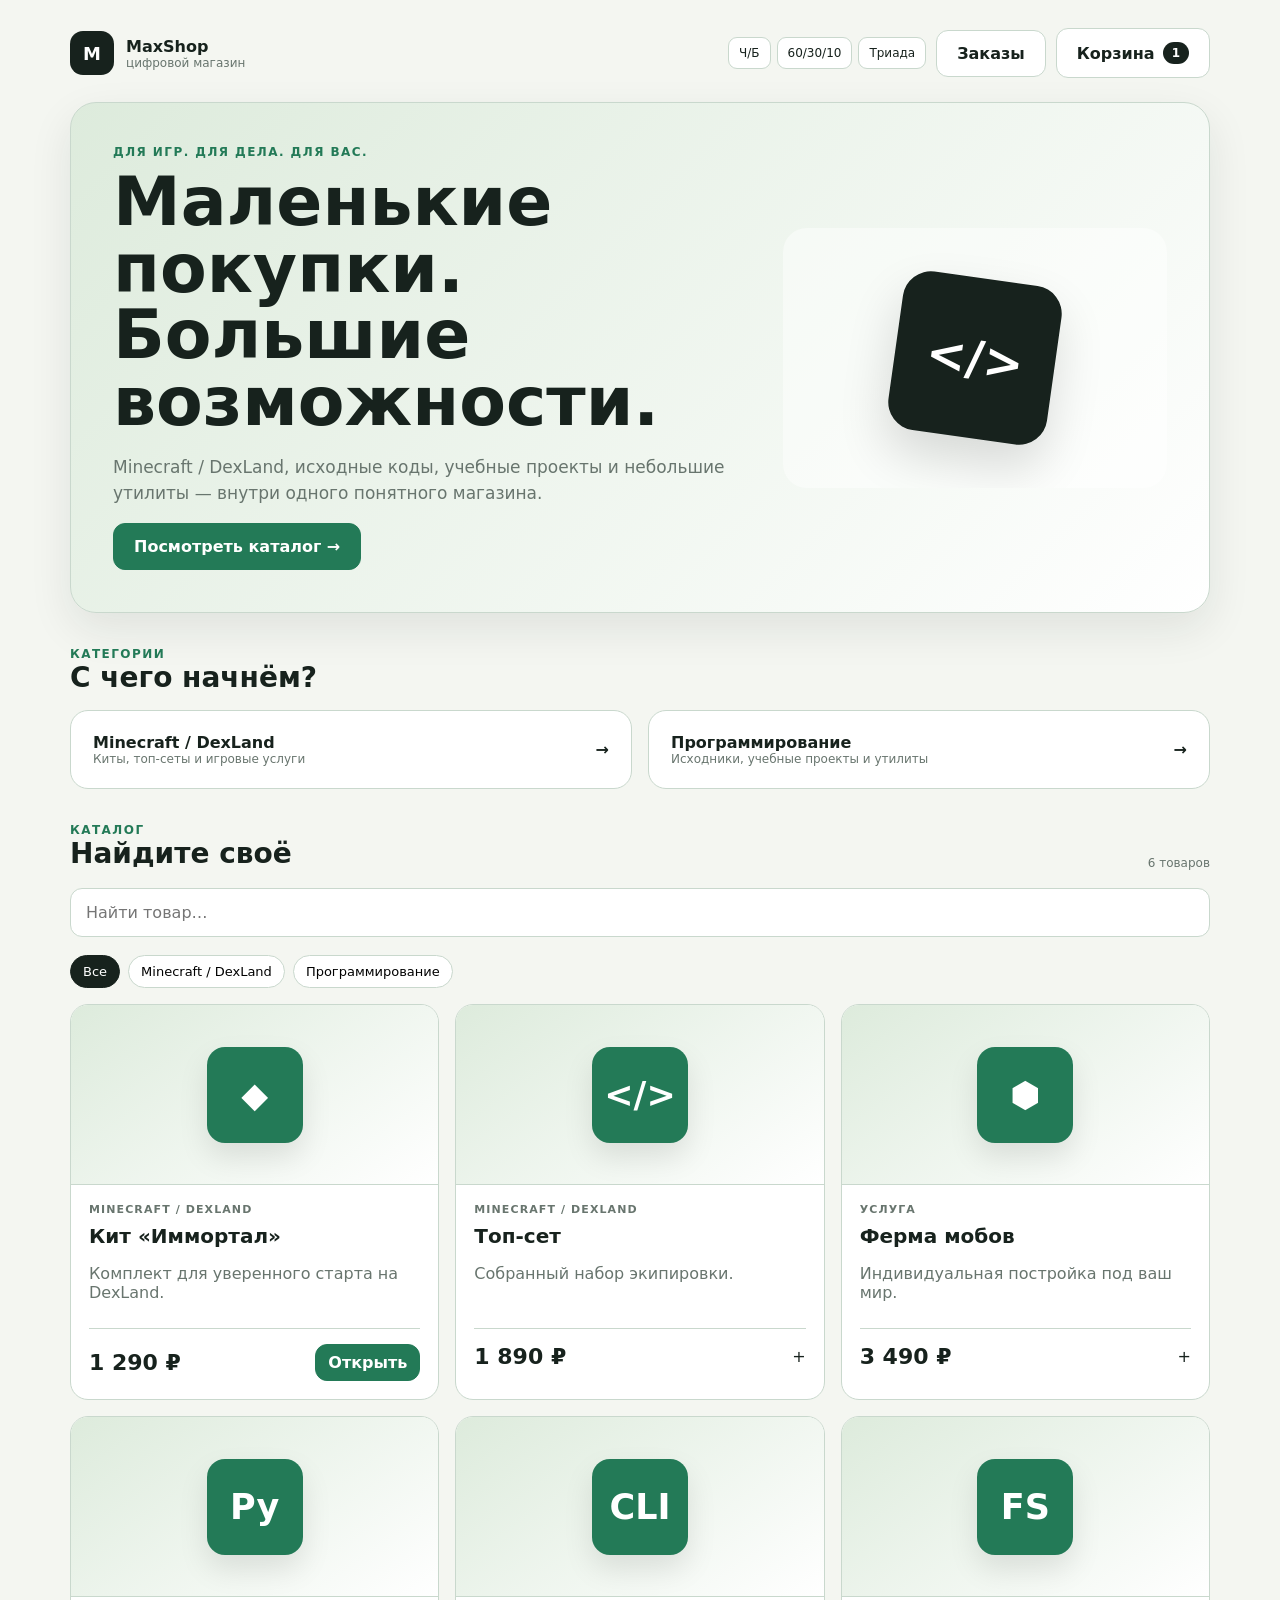
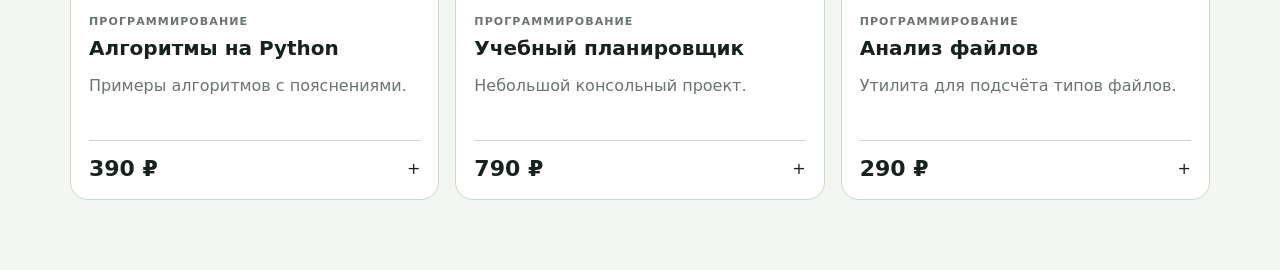
<file: index.html>
<!doctype html>
<html lang="ru">
<head>
<meta charset="utf-8">
<meta name="viewport" content="width=device-width,initial-scale=1">
<meta name="theme-color" content="#202522">
<title>Главная — MaxShop</title>
<link rel="stylesheet" href="styles.css?v=orders-1">
</head>
<body data-theme="chromatic">

<div class="app-shell">
  <div class="topline">
    <a class="brand" href="index.html#catalog" aria-label="MaxShop — перейти в каталог">
      <div class="logo">M</div>
      <div><strong>MaxShop</strong><div class="small muted">цифровой магазин</div></div>
    </a>
    <div style="display:flex;gap:10px;align-items:center;flex-wrap:wrap">
      <div class="theme-switch" title="Цветовая схема">
        <button onclick="setTheme('achromatic')">Ч/Б</button>
        <button onclick="setTheme('chromatic')">60/30/10</button>
        <button onclick="setTheme('triad')">Триада</button>
      </div>
      <a class="btn secondary" href="index.html#orders" data-orders-link>Заказы</a>
      <a class="btn secondary" href="checkout.html">Корзина <span class="cart-badge">1</span></a>
    </div>
  </div>

  <main id="catalogView">
  <section class="hero">
    <div>
      <div class="eyebrow">Для игр. Для дела. Для вас.</div>
      <h1>Маленькие покупки.<br>Большие возможности.</h1>
      <p class="muted">Minecraft / DexLand, исходные коды, учебные проекты и небольшие утилиты — внутри одного понятного магазина.</p>
      <a class="btn" href="#catalog">Посмотреть каталог →</a>
    </div>
    <div class="hero-art"><div class="code-card">&lt;/&gt;</div></div>
  </section>

  <section class="section">
    <div class="section-head"><div><div class="eyebrow">Категории</div><h2>С чего начнём?</h2></div></div>
    <div class="category-grid">
      <a class="category-card" href="#minecraft">
        <div><strong>Minecraft / DexLand</strong><div class="muted small">Киты, топ-сеты и игровые услуги</div></div><strong>→</strong>
      </a>
      <a class="category-card" href="#programming">
        <div><strong>Программирование</strong><div class="muted small">Исходники, учебные проекты и утилиты</div></div><strong>→</strong>
      </a>
    </div>
  </section>

  <section class="section" id="catalog">
    <div class="section-head"><div><div class="eyebrow">Каталог</div><h2>Найдите своё</h2></div><span class="muted small">6 товаров</span></div>
    <div class="searchbar"><input class="input" id="search" aria-label="Поиск по каталогу" placeholder="Найти товар…"></div>
    <div class="chips">
      <button class="chip active">Все</button><button class="chip">Minecraft / DexLand</button><button class="chip">Программирование</button>
    </div>

    <div class="product-grid" style="margin-top:16px" id="minecraft">
      <a class="product-card" href="product.html">
        <div class="product-visual"><div class="product-symbol">◆</div></div>
        <div class="product-body">
          <div class="product-meta">Minecraft / DexLand</div><h3>Кит «Иммортал»</h3>
          <p class="muted">Комплект для уверенного старта на DexLand.</p>
          <div class="price-row"><span class="price">1 290 ₽</span><span class="btn" style="padding:8px 12px">Открыть</span></div>
        </div>
      </a>
      <article class="product-card">
        <div class="product-visual"><div class="product-symbol">&lt;/&gt;</div></div>
        <div class="product-body"><div class="product-meta">Minecraft / DexLand</div><h3>Топ-сет</h3><p class="muted">Собранный набор экипировки.</p><div class="price-row"><span class="price">1 890 ₽</span><span>+</span></div></div>
      </article>
      <article class="product-card">
        <div class="product-visual"><div class="product-symbol">⬢</div></div>
        <div class="product-body"><div class="product-meta">Услуга</div><h3>Ферма мобов</h3><p class="muted">Индивидуальная постройка под ваш мир.</p><div class="price-row"><span class="price">3 490 ₽</span><span>+</span></div></div>
      </article>
    </div>

    <div class="product-grid" style="margin-top:16px" id="programming">
      <article class="product-card">
        <div class="product-visual"><div class="product-symbol">Py</div></div>
        <div class="product-body"><div class="product-meta">Программирование</div><h3>Алгоритмы на Python</h3><p class="muted">Примеры алгоритмов с пояснениями.</p><div class="price-row"><span class="price">390 ₽</span><span>+</span></div></div>
      </article>
      <article class="product-card">
        <div class="product-visual"><div class="product-symbol">CLI</div></div>
        <div class="product-body"><div class="product-meta">Программирование</div><h3>Учебный планировщик</h3><p class="muted">Небольшой консольный проект.</p><div class="price-row"><span class="price">790 ₽</span><span>+</span></div></div>
      </article>
      <article class="product-card">
        <div class="product-visual"><div class="product-symbol">FS</div></div>
        <div class="product-body"><div class="product-meta">Программирование</div><h3>Анализ файлов</h3><p class="muted">Утилита для подсчёта типов файлов.</p><div class="price-row"><span class="price">290 ₽</span><span>+</span></div></div>
      </article>
    </div>
    <p id="emptySearch" class="muted" role="status" hidden>Товары не найдены.</p>
  </section>

  </main>
  <main id="ordersView" hidden>
    <div class="section-head"><div><div class="eyebrow">Личный раздел</div><h1>Заказы</h1></div></div>
    <p class="muted">История заказов в этом браузере.</p>
    <section id="ordersEmpty" class="panel">
      <h2>Заказов пока нет</h2>
      <p class="muted">После оформления заказа он появится здесь.</p>
      <a class="btn" href="index.html#catalog">Перейти в каталог →</a>
    </section>
    <div id="ordersList" class="orders-list" aria-live="polite"></div>
  </main>
</div>
<script src="app.js?v=orders-2"></script>
</body></html>
</file>
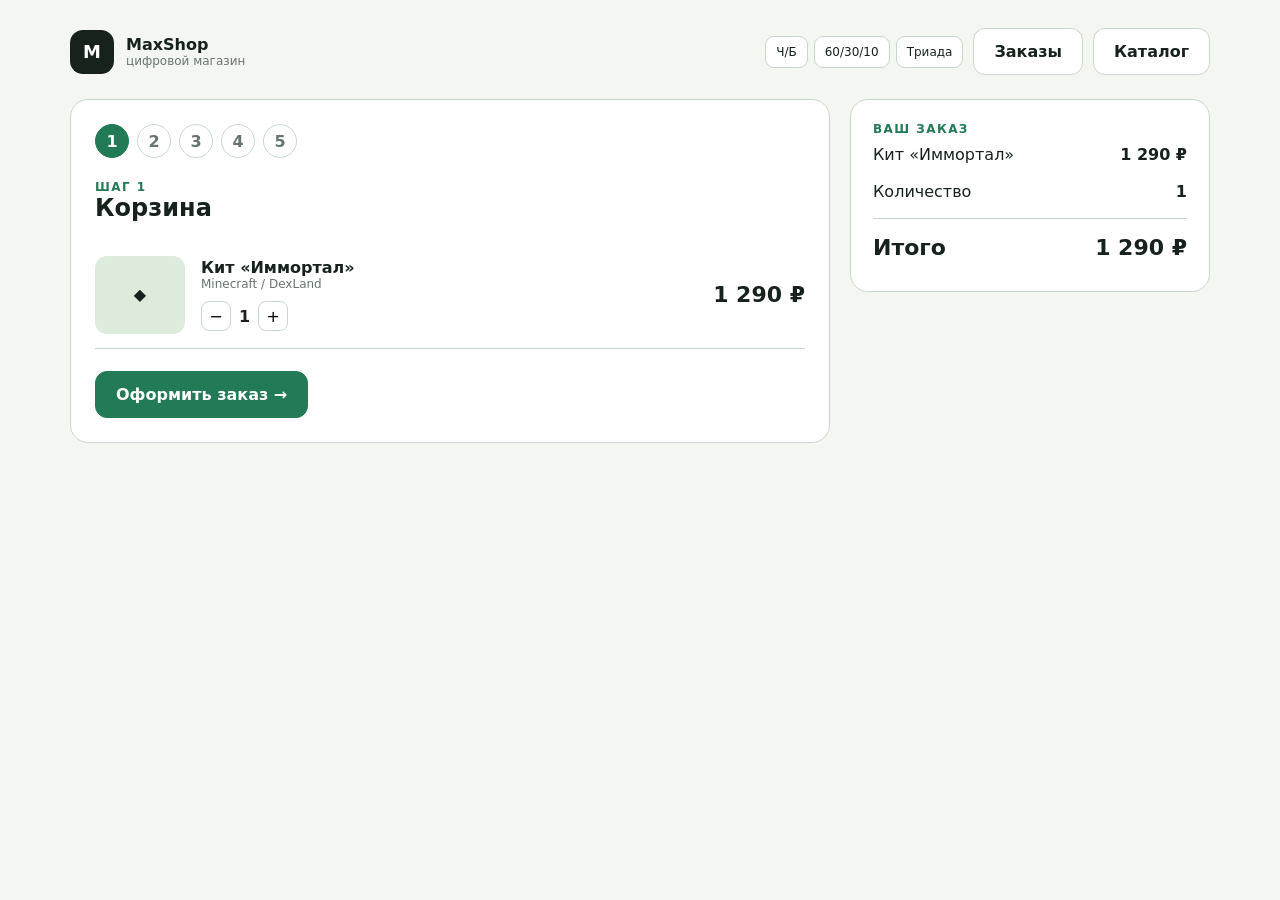
<file: checkout.html>
<!doctype html>
<html lang="ru">
<head>
<meta charset="utf-8">
<meta name="viewport" content="width=device-width,initial-scale=1">
<meta name="theme-color" content="#202522">
<title>Оформление заказа — MaxShop</title>
<link rel="stylesheet" href="styles.css?v=orders-1">
</head>
<body data-theme="chromatic">
<div class="app-shell">
  <div class="topline">
    <a class="brand" href="index.html#catalog" aria-label="MaxShop — перейти в каталог">
      <div class="logo">M</div>
      <div><strong>MaxShop</strong><div class="small muted">цифровой магазин</div></div>
    </a>
    <div style="display:flex;gap:10px;align-items:center;flex-wrap:wrap">
      <div class="theme-switch" title="Цветовая схема">
        <button onclick="setTheme('achromatic')">Ч/Б</button>
        <button onclick="setTheme('chromatic')">60/30/10</button>
        <button onclick="setTheme('triad')">Триада</button>
      </div>
      <a class="btn secondary" href="index.html#orders" data-orders-link>Заказы</a>
      <a class="btn secondary" href="index.html#catalog">Каталог</a>
    </div>
  </div>

  <div data-checkout class="flow-wrap">
    <main class="panel">
      <div class="stepper">
        <div class="step-dot active" data-stepdot="1">1</div>
        <div class="step-dot" data-stepdot="2">2</div>
        <div class="step-dot" data-stepdot="3">3</div>
        <div class="step-dot" data-stepdot="4">4</div>
        <div class="step-dot" data-stepdot="5">5</div>
      </div>

      <section class="step-pane active" data-step="1">
        <div class="eyebrow">Шаг 1</div><h1>Корзина</h1>
        <div class="cart-item">
          <div class="thumb">◆</div>
          <div><strong data-cart-name></strong><div class="muted small">Minecraft / DexLand</div>
            <div class="qty" style="margin-top:10px"><button onclick="qty(-1)">−</button><strong data-qty>1</strong><button onclick="qty(1)">+</button></div>
          </div>
          <div class="price" data-cart-price></div>
        </div>
        <div style="margin-top:22px"><button class="btn" onclick="setStep(2)">Оформить заказ →</button></div>
      </section>

      <section class="step-pane" data-step="2">
        <div class="eyebrow">Шаг 2</div><h1>Оформление заказа</h1>
        <div class="form-row"><label for="nickname">Ник в игре</label><input id="nickname" class="input" value="MaxPlayer" required pattern=".*\S.*" maxlength="32" autocomplete="nickname"></div>
        <div class="form-row"><label for="comment">Комментарий <span class="muted">(необязательно)</span></label><textarea id="comment" class="input" placeholder="Пожелания к выдаче…"></textarea></div>
        <div style="display:flex;gap:10px;margin-top:18px"><button class="btn secondary" onclick="setStep(1)">← Назад</button><button class="btn" onclick="setStep(3)">Далее →</button></div>
      </section>

      <section class="step-pane" data-step="3">
        <div class="eyebrow">Шаг 3</div><h1>Выберите валюту</h1>
        <p class="muted">Выберите удобную валюту и сеть для оформления заказа.</p>
        <div class="pay-options">
          <button class="pay-option selected" data-currency="TON" onclick="chooseCurrency('TON')"><span><strong>TON</strong><br><span class="muted small">Оплата в сети TON</span></span><strong>→</strong></button>
          <button class="pay-option" data-currency="USDT TON" onclick="chooseCurrency('USDT TON')"><span><strong>USDT TON</strong><br><span class="muted small">USDT в сети TON</span></span><strong>→</strong></button>
          <button class="pay-option" data-currency="USDT TRON" onclick="chooseCurrency('USDT TRON')"><span><strong>USDT TRON</strong><br><span class="muted small">USDT в сети TRON</span></span><strong>→</strong></button>
        </div>
        <div style="display:flex;gap:10px;margin-top:20px"><button class="btn secondary" onclick="setStep(2)">← Назад</button><button class="btn" onclick="goPayment()">Создать заказ и оплатить →</button></div>
      </section>

      <section class="step-pane" data-step="4" data-payment>
        <div id="payView">
          <div class="eyebrow">Шаг 4 · Заказ #<span data-order-id>—</span></div>
          <h1>Оплата заказа</h1>
          <p class="muted">Выбрана валюта: <strong data-currency-label></strong>.</p>
          <p class="muted small" role="note">Тестовая оплата — не переводите средства.</p>
          <div class="payment-box">
            <div>
              <div class="copy-row"><label for="wallet"><strong>Адрес кошелька</strong></label><div class="copy-field"><input id="wallet" data-wallet-address class="input" readonly><button class="btn secondary" onclick="copyField('wallet',this)">Копировать</button></div></div>
              <div class="copy-row"><label for="amount"><strong>Точная сумма</strong></label><div class="copy-field"><input id="amount" data-exact-amount class="input" readonly><button class="btn secondary" onclick="copyField('amount',this)">Копировать</button></div></div>
              <button id="checkPaymentBtn" class="btn full" style="margin-top:18px" onclick="confirmPayment()">Проверить оплату</button>
            </div>
            <div><div class="qr" aria-hidden="true"></div></div>
          </div>
        </div>
      </section>

      <section class="step-pane" data-step="5" data-payment>
        <div id="successView" class="success">
          <div class="success-icon">✓</div>
          <div class="eyebrow">Шаг 5 · Готово</div>
          <h1>Заказ принят в обработку</h1>
          <div class="order-card" style="text-align:left;max-width:720px;margin:26px auto 0">
            <div style="display:flex;justify-content:space-between;gap:16px;align-items:center">
              <div><strong>Кит «Иммортал»</strong><div class="muted small">Заказ #<span data-order-id>—</span> · <span data-currency-label></span></div></div>
              <span class="status">Выдача в работе</span>
            </div>
            <div style="margin-top:18px;display:flex;gap:10px;flex-wrap:wrap">
              <a class="btn" href="index.html#orders">Мои заказы</a>
              <a class="btn secondary" href="index.html#catalog">Вернуться в магазин</a>
            </div>
          </div>
        </div>
      </section>
    </main>

    <aside class="summary-card">
      <div class="eyebrow">Ваш заказ</div>
      <div class="summary-line"><span data-cart-name></span><strong data-cart-price></strong></div>
      <div class="summary-line"><span>Количество</span><strong data-qty>1</strong></div>
      <div class="summary-line total"><span>Итого</span><span data-cart-total></span></div>
    </aside>
  </div>

</div>
<script src="app.js?v=orders-2"></script>
</body></html>
</file>
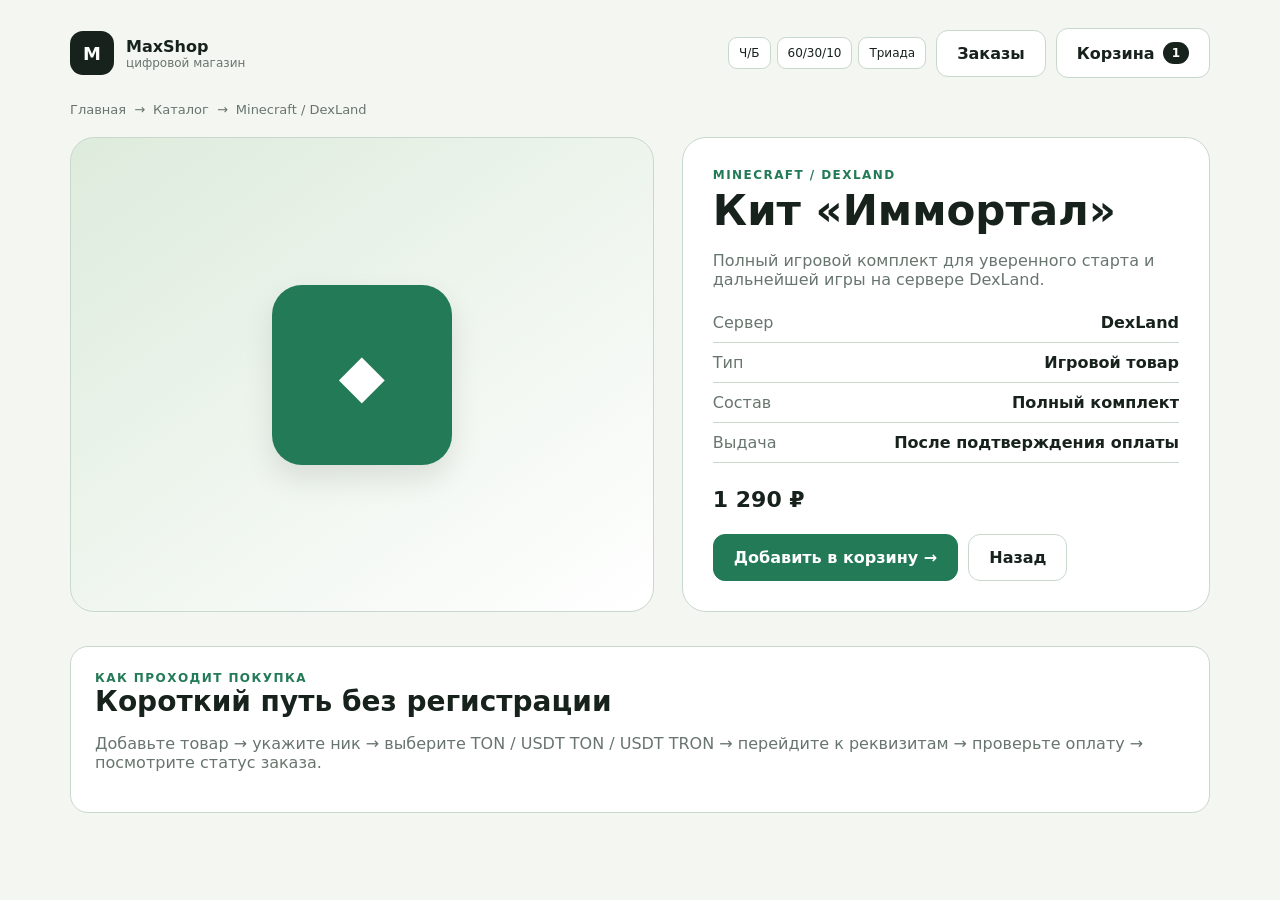
<file: product.html>
<!doctype html>
<html lang="ru">
<head>
<meta charset="utf-8">
<meta name="viewport" content="width=device-width,initial-scale=1">
<meta name="theme-color" content="#202522">
<title>Кит Иммортал — MaxShop</title>
<link rel="stylesheet" href="styles.css?v=orders-1">
</head>
<body data-theme="chromatic">

<div class="app-shell">
  <div class="topline">
    <a class="brand" href="index.html#catalog" aria-label="MaxShop — перейти в каталог">
      <div class="logo">M</div>
      <div><strong>MaxShop</strong><div class="small muted">цифровой магазин</div></div>
    </a>
    <div style="display:flex;gap:10px;align-items:center;flex-wrap:wrap">
      <div class="theme-switch" title="Цветовая схема">
        <button onclick="setTheme('achromatic')">Ч/Б</button>
        <button onclick="setTheme('chromatic')">60/30/10</button>
        <button onclick="setTheme('triad')">Триада</button>
      </div>
      <a class="btn secondary" href="index.html#orders" data-orders-link>Заказы</a>
      <a class="btn secondary" href="checkout.html">Корзина <span class="cart-badge">1</span></a>
    </div>
  </div>

  <div class="breadcrumbs"><a href="index.html">Главная</a><span>→</span><a href="index.html#catalog">Каталог</a><span>→</span><span>Minecraft / DexLand</span></div>

  <section class="product-layout">
    <div class="product-hero"><div class="product-symbol">◆</div></div>
    <div class="product-info">
      <div class="eyebrow">Minecraft / DexLand</div>
      <h1>Кит «Иммортал»</h1>
      <p class="muted">Полный игровой комплект для уверенного старта и дальнейшей игры на сервере DexLand.</p>
      <div class="specs">
        <div class="spec"><span class="muted">Сервер</span><strong>DexLand</strong></div>
        <div class="spec"><span class="muted">Тип</span><strong>Игровой товар</strong></div>
        <div class="spec"><span class="muted">Состав</span><strong>Полный комплект</strong></div>
        <div class="spec"><span class="muted">Выдача</span><strong>После подтверждения оплаты</strong></div>
      </div>
      <div class="price">1 290 ₽</div>
      <div class="sticky-actions" style="margin-top:22px">
        <button class="btn" onclick="addToCart()">Добавить в корзину →</button>
        <a class="btn secondary" href="index.html#catalog">Назад</a>
      </div>
    </div>
  </section>

  <section class="section">
    <div class="panel">
      <div class="eyebrow">Как проходит покупка</div>
      <h2>Короткий путь без регистрации</h2>
      <p class="muted">Добавьте товар → укажите ник → выберите TON / USDT TON / USDT TRON → перейдите к реквизитам → проверьте оплату → посмотрите статус заказа.</p>
    </div>
  </section>

</div>
<script src="app.js?v=orders-2"></script>
</body></html>
</file>
<file: styles.css>
:root{
  --bg:#f4f6f1;
  --surface:#ffffff;
  --surface-2:#ddebdc;
  --text:#17221d;
  --muted:#68756e;
  --line:#c9d8cd;
  --accent:#237a57;
  --accent-strong:#195f43;
  --danger:#c76837;
  --shadow:0 16px 44px rgba(23,34,29,.09);
  --radius:18px;
  --tg:#202522;
}
*{box-sizing:border-box}
html{scroll-behavior:smooth}
body{
  margin:0;
  font-family:Inter,ui-sans-serif,system-ui,-apple-system,BlinkMacSystemFont,"Segoe UI",sans-serif;
  background:var(--bg);
  color:var(--text);
}
body[data-theme="achromatic"]{
  --bg:#f7f7f7;--surface:#fff;--surface-2:#e5e5e5;--text:#151515;--muted:#707070;
  --line:#c8c8c8;--accent:#252525;--accent-strong:#101010;--danger:#4a4a4a;--tg:#171717;
}
body[data-theme="triad"]{
  --bg:#f8f5ee;--surface:#fff;--surface-2:#eee7f5;--text:#1e2421;--muted:#6c716d;
  --line:#ddd5c8;--accent:#2e7d5a;--accent-strong:#245f45;--danger:#d8872b;--tg:#332c42;
}
button,a,input,textarea{font:inherit}
button,a{transition:.18s ease}
button{cursor:pointer}
a{color:inherit;text-decoration:none}

.app-shell{max-width:1180px;margin:0 auto;padding:28px 20px 70px}
.topline{display:flex;justify-content:space-between;align-items:center;gap:16px;margin-bottom:24px}
.brand{display:flex;align-items:center;gap:12px}
.logo{
  width:44px;height:44px;border-radius:13px;background:var(--text);color:#fff;
  display:grid;place-items:center;font-weight:900;font-size:18px;
}
.eyebrow{font-size:12px;letter-spacing:.12em;text-transform:uppercase;font-weight:800;color:var(--accent)}
.muted{color:var(--muted)}
.hero{
  background:linear-gradient(135deg,var(--surface-2),var(--surface));
  border:1px solid var(--line);border-radius:26px;padding:42px;display:grid;
  grid-template-columns:1.25fr .75fr;gap:30px;align-items:center;box-shadow:var(--shadow);
}
.hero h1{font-size:clamp(38px,6vw,68px);line-height:.98;margin:10px 0 18px;max-width:720px}
.hero p{font-size:17px;line-height:1.55;max-width:620px}
.hero-art{
  min-height:260px;border-radius:24px;display:grid;place-items:center;
  position:relative;overflow:hidden;background:rgba(255,255,255,.42)
}
.code-card{
  width:160px;height:160px;border-radius:28px;background:var(--text);color:#fff;
  display:grid;place-items:center;font-size:48px;font-weight:900;transform:rotate(8deg);
  box-shadow:0 24px 50px rgba(0,0,0,.14)
}
.btn{
  border:1px solid var(--accent);background:var(--accent);color:#fff;padding:13px 20px;
  border-radius:12px;font-weight:800;display:inline-flex;align-items:center;justify-content:center;gap:8px;
}
.btn:hover{background:var(--accent-strong);transform:translateY(-1px)}
.btn.secondary{background:var(--surface);color:var(--text);border-color:var(--line)}
.btn.ghost{background:transparent;color:var(--text);border-color:transparent}
.btn.full{width:100%}
.section{margin-top:34px}
.section-head{display:flex;align-items:end;justify-content:space-between;gap:20px;margin-bottom:16px}
.section h2{font-size:28px;margin:0}
.category-grid,.product-grid{display:grid;grid-template-columns:repeat(2,minmax(0,1fr));gap:16px}
.category-card,.product-card,.panel,.summary-card,.order-card{
  background:var(--surface);border:1px solid var(--line);border-radius:var(--radius);
}
.category-card{padding:22px;display:flex;justify-content:space-between;align-items:center}
.category-card:hover,.product-card:hover{transform:translateY(-2px);box-shadow:var(--shadow)}
.product-grid{grid-template-columns:repeat(3,minmax(0,1fr))}
.product-card{overflow:hidden}
.product-visual{
  min-height:180px;background:linear-gradient(145deg,var(--surface-2),rgba(255,255,255,.7));
  display:grid;place-items:center;border-bottom:1px solid var(--line)
}
.product-symbol{
  width:96px;height:96px;border-radius:18px;background:var(--accent);color:white;
  display:grid;place-items:center;font-size:35px;font-weight:900;box-shadow:0 14px 30px rgba(0,0,0,.10)
}
.product-body{padding:18px}
.product-meta{font-size:11px;letter-spacing:.1em;text-transform:uppercase;color:var(--muted);font-weight:800}
.product-card h3{margin:8px 0 8px;font-size:20px}
.product-card p{min-height:44px}
.price-row{display:flex;justify-content:space-between;align-items:center;margin-top:20px;border-top:1px solid var(--line);padding-top:15px}
.price{font-size:22px;font-weight:900}

.searchbar{display:flex;gap:10px;margin:18px 0}
.input{
  width:100%;background:var(--surface);border:1px solid var(--line);border-radius:12px;
  padding:14px 15px;color:var(--text);outline:none
}
.input:focus{border-color:var(--accent);box-shadow:0 0 0 3px color-mix(in srgb,var(--accent) 15%,transparent)}
.chips{display:flex;gap:8px;flex-wrap:wrap}
.chip{padding:8px 12px;border:1px solid var(--line);border-radius:999px;background:var(--surface);font-size:13px}
.chip.active{background:var(--text);color:#fff;border-color:var(--text)}

.breadcrumbs{display:flex;gap:8px;align-items:center;color:var(--muted);font-size:13px;margin:6px 0 20px}
.product-layout{display:grid;grid-template-columns:1.05fr .95fr;gap:28px}
.product-hero{
  min-height:470px;border-radius:24px;background:linear-gradient(145deg,var(--surface-2),var(--surface));
  border:1px solid var(--line);display:grid;place-items:center
}
.product-hero .product-symbol{width:180px;height:180px;font-size:60px;border-radius:30px}
.product-info{background:var(--surface);border:1px solid var(--line);border-radius:24px;padding:30px}
.product-info h1{font-size:42px;margin:4px 0 12px}
.specs{display:grid;gap:10px;margin:24px 0}
.spec{display:flex;justify-content:space-between;border-bottom:1px solid var(--line);padding-bottom:10px}
.sticky-actions{display:flex;gap:10px;align-items:center}
.cart-badge{background:var(--text);color:white;border-radius:999px;padding:4px 9px;font-size:12px;font-weight:900}

.flow-wrap{display:grid;grid-template-columns:1fr 360px;gap:20px}
.panel{padding:24px}
.panel h1,.panel h2{margin-top:0}
.stepper{display:flex;gap:8px;margin-bottom:22px;flex-wrap:wrap}
.step-dot{
  width:34px;height:34px;border-radius:50%;border:1px solid var(--line);background:var(--surface);
  display:grid;place-items:center;font-weight:800;color:var(--muted)
}
.step-dot.active{background:var(--accent);border-color:var(--accent);color:#fff}
.step-pane{display:none}
.step-pane.active{display:block}
.cart-item{display:grid;grid-template-columns:90px 1fr auto;gap:16px;align-items:center;padding:14px 0;border-bottom:1px solid var(--line)}
.thumb{width:90px;height:78px;border-radius:12px;background:var(--surface-2);display:grid;place-items:center;font-weight:900}
.qty{display:flex;align-items:center;gap:8px}
.qty button{width:30px;height:30px;border-radius:8px;border:1px solid var(--line);background:var(--surface)}
.form-row{display:grid;gap:8px;margin:16px 0}
.form-row label{font-size:13px;font-weight:800}
textarea.input{min-height:98px;resize:vertical}
.summary-card{padding:22px;height:max-content;position:sticky;top:86px}
.summary-line{display:flex;justify-content:space-between;gap:12px;padding:9px 0}
.summary-line.total{font-size:22px;font-weight:900;border-top:1px solid var(--line);margin-top:8px;padding-top:16px}

.pay-options{display:grid;gap:12px}
.pay-option{
  border:1px solid var(--line);background:var(--surface);border-radius:15px;padding:18px;display:flex;
  justify-content:space-between;align-items:center
}
.pay-option:hover,.pay-option.selected{border-color:var(--accent);box-shadow:0 0 0 3px color-mix(in srgb,var(--accent) 12%,transparent)}
.payment-box{display:grid;grid-template-columns:1fr 220px;gap:24px;align-items:start}
.copy-row{display:grid;gap:8px;margin:16px 0}
.copy-field{display:flex;gap:10px}
.copy-field .input{font-family:ui-monospace,SFMono-Regular,Menlo,monospace}
.qr{
  width:220px;height:220px;border:14px solid var(--surface);background:
  repeating-conic-gradient(#202522 0 25%,#fff 0 50%) 0/32px 32px;
  border-radius:16px;box-shadow:0 0 0 1px var(--line)
}
.notice{background:var(--surface-2);border:1px solid var(--line);border-radius:13px;padding:14px 16px}
.success{
  text-align:center;padding:46px 24px;background:var(--surface);border:1px solid var(--line);border-radius:24px
}
.success-icon{width:78px;height:78px;border-radius:50%;background:var(--accent);color:white;display:grid;place-items:center;font-size:38px;margin:0 auto 18px}
.order-card{padding:20px;margin-top:14px}
.status{display:inline-flex;padding:7px 11px;border-radius:999px;background:var(--surface-2);font-size:12px;font-weight:900}

.theme-switch{display:flex;gap:6px}
.theme-switch button{
  border:1px solid var(--line);background:var(--surface);border-radius:9px;padding:8px 10px;font-size:12px;color:var(--text)
}
.small{font-size:12px}
.hidden{display:none!important}

@media (max-width:900px){
  .hero,.product-layout,.flow-wrap,.payment-box{grid-template-columns:1fr}
  .product-grid{grid-template-columns:repeat(2,minmax(0,1fr))}
  .summary-card{position:static}
  .hero{padding:28px}
}
@media (max-width:620px){
  .app-shell{padding:18px 14px 50px}
  .topline{align-items:flex-start;flex-direction:column}
  .hero{padding:22px;border-radius:20px}
  .hero-art{min-height:190px}
  .category-grid,.product-grid{grid-template-columns:1fr}
  .product-layout{gap:14px}
  .product-hero{min-height:300px}
  .product-info{padding:22px}
  .product-info h1{font-size:34px}
  .cart-item{grid-template-columns:70px 1fr}
  .cart-item>.price{grid-column:2}
  .thumb{width:70px;height:66px}
    .payment-box{gap:18px}
  .qr{width:190px;height:190px;margin:auto}
}

/* Keep the original layout usable on narrow screens. */
[hidden]{display:none!important}
.flow-wrap>*,.payment-box>*,.copy-field .input{min-width:0}
.breadcrumbs,.sticky-actions{flex-wrap:wrap}
button:focus-visible,a:focus-visible{outline:3px solid var(--accent);outline-offset:3px}
@media (max-width:620px){
  .copy-field{flex-wrap:wrap}
  .panel{padding:18px}
  .section-head{flex-wrap:wrap}
  .spec{gap:12px;flex-wrap:wrap}
  .success{padding:26px 12px}
  .success .order-card>div:first-child{flex-wrap:wrap}
}

.orders-list{display:grid;gap:16px}
.orders-list .order-card{margin-top:0;overflow-wrap:anywhere}
.order-heading{display:flex;justify-content:space-between;align-items:center;gap:12px;flex-wrap:wrap}
.order-heading h2{font-size:20px;margin:0}
[data-orders-link][aria-current="page"]{border-color:var(--accent);color:var(--accent)}
</file>
